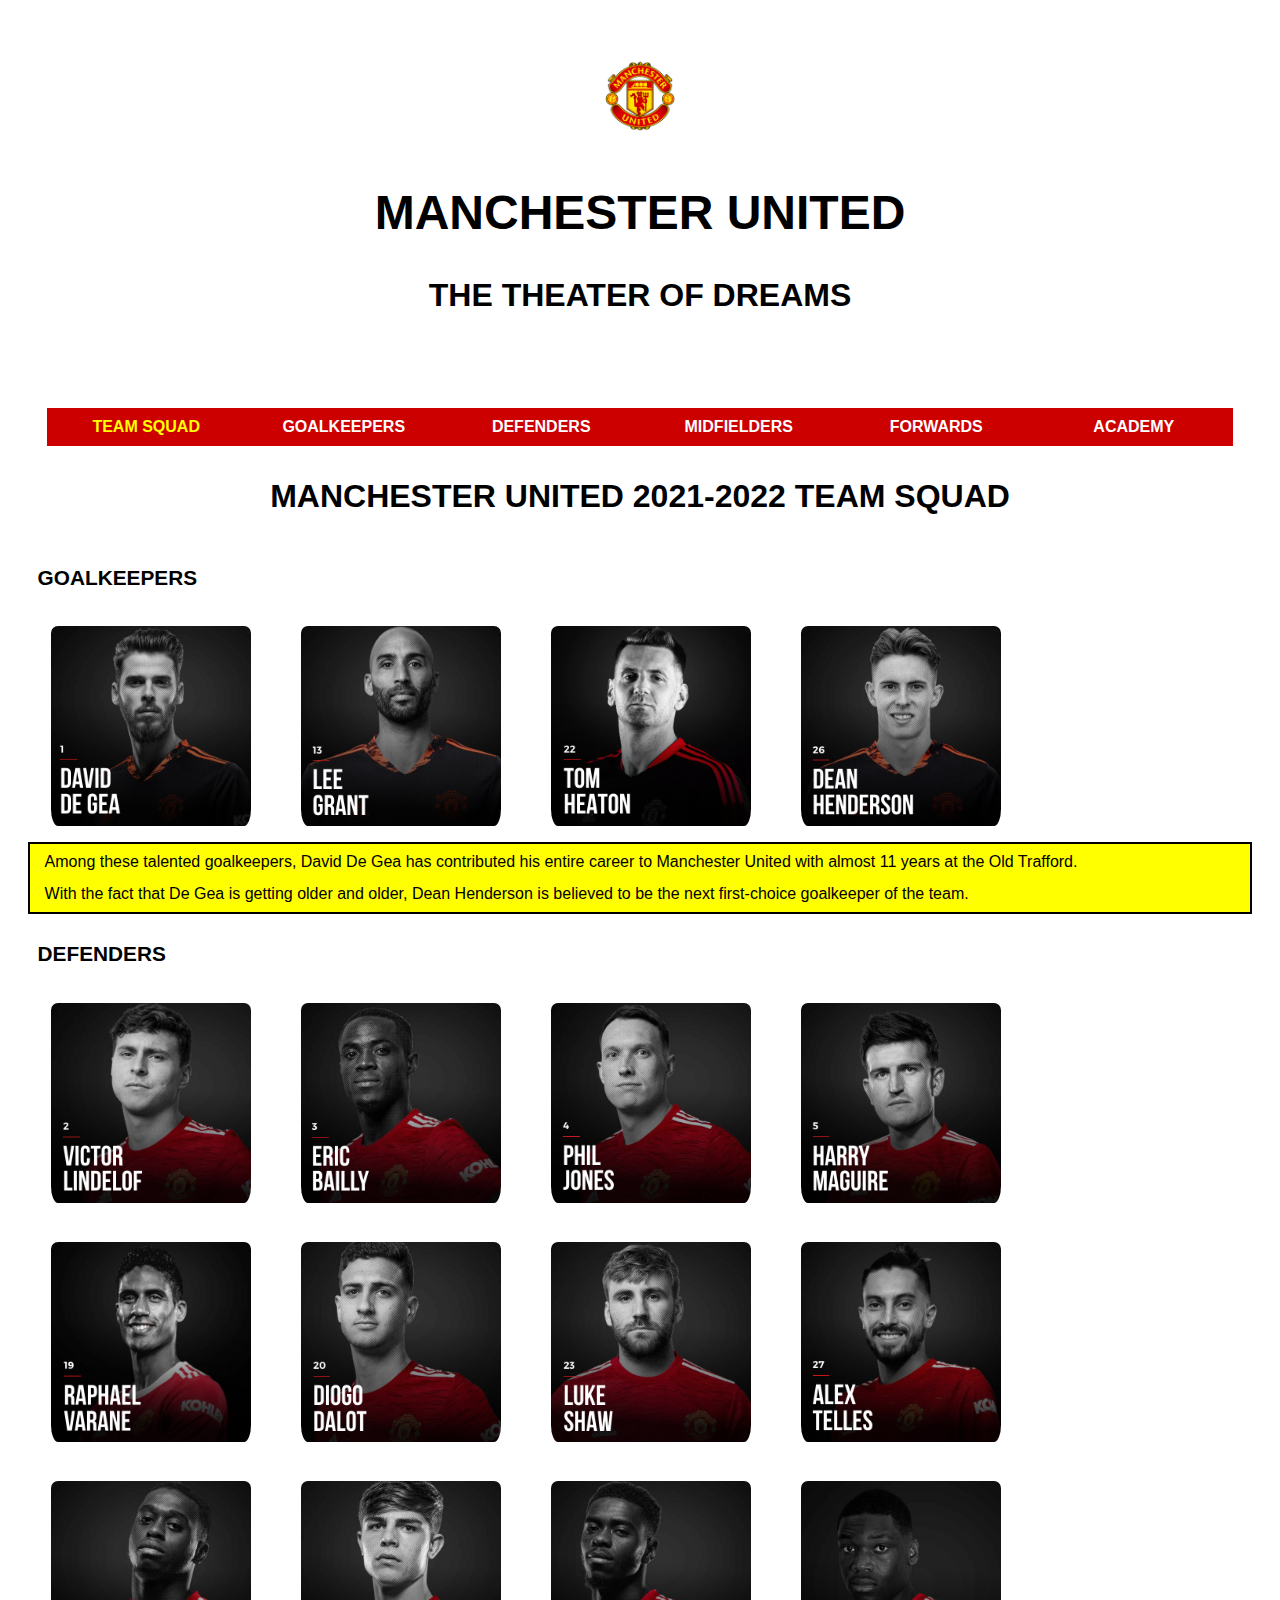
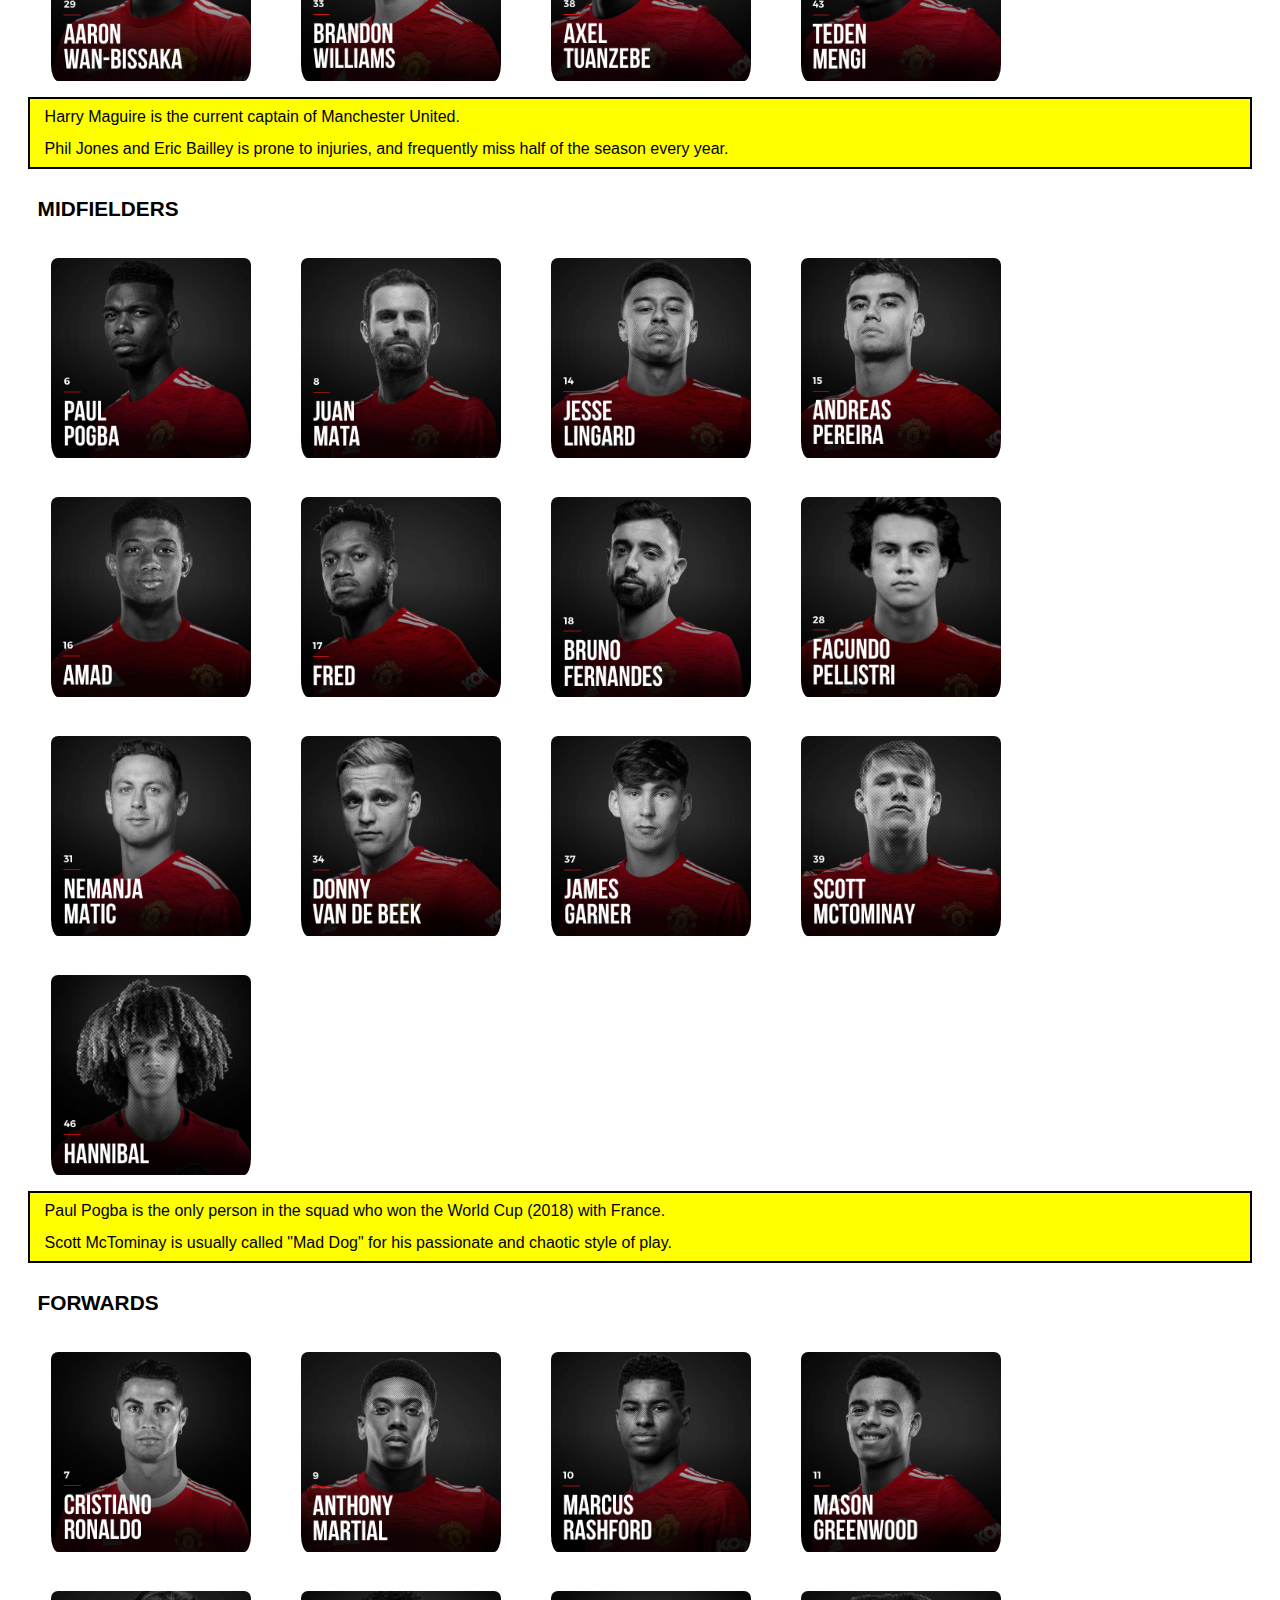
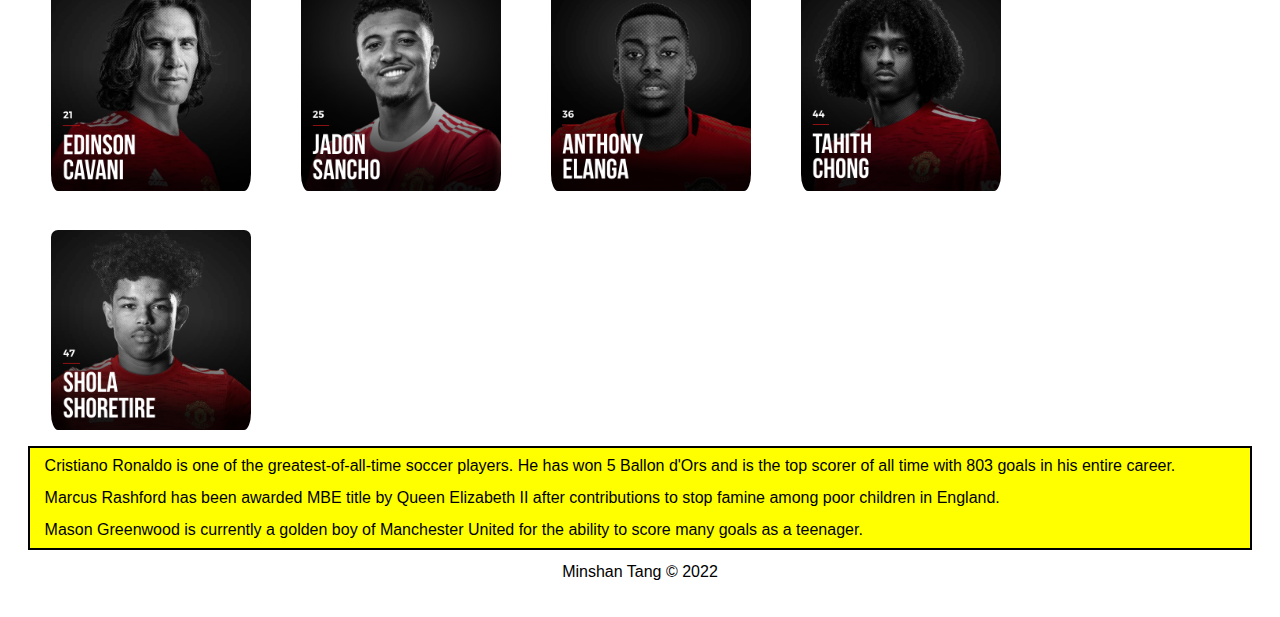
<file: index.html>
<!DOCTYPE html>
<html lang="en">
    <!-- head -->
    <head>
        <meta charset="UTF-8">
        <meta name="viewport" content="width=device-width, initial-scale=1.0">
        <link rel="icon" href="images/favicon.ico">
        <link rel="stylesheet" href="css/html5reset.css">
        <link rel="stylesheet" href="css/style.css">
        <title>Manchester United - My Favorite Soccer Team</title>
    </head>

    <!-- body -->
    <body>
        <!-- header -->
        <header>
            <!-- Logo -->
            <img class="logo" src="images/logo.png" alt="Manchester United Logo" width="20" height="20">
            <h1 class="head-title">MANCHESTER UNITED</h1>
            <h2 class="head-title-2">THE THEATER OF DREAMS</h2>

            <!-- nav -->
            <nav>
                <ul>
                    <li class="active"><a href="index.html">TEAM SQUAD</a></li>
                    <li><a href="goalkeepers.html">GOALKEEPERS</a></li>
                    <li><a href="defenders.html">DEFENDERS</a></li>
                    <li><a href="midfielders.html">MIDFIELDERS</a></li>
                    <li><a href="forwards.html">FORWARDS</a></li>
                    <li><a href="academy.html">ACADEMY</a></li>
                </ul>
            </nav>

            <!-- h1 -->
            <h1>MANCHESTER UNITED 2021-2022 TEAM SQUAD</h1>
        </header>

        <!-- main -->
        <main>
            <!-- Images for Goalkeepers-->
            <h2>GOALKEEPERS</h2>
            <img src="images/degea.png" class="settohover" alt="1. David De Gea" width="200" />
            <img src="images/grant.png" alt="13. Lee Grant" width="200" />
            <img src="images/heaton.png" class="settohover" alt="23. Tom Heaton" width="200" />
            <img src="images/henderson.png" alt="26. Dean Henderson" width="200" />

            <p>
                Among these talented goalkeepers, David De Gea has contributed his entire career to Manchester United with almost 11 years at the Old Trafford.
                <br><br>
                With the fact that De Gea is getting older and older, Dean Henderson is believed to be the next first-choice goalkeeper
                of the team.
            </p>

            <!-- Images for Defenders -->
            <h2>DEFENDERS</h2>
            <img src="images/lindelof.png" class="settohover" alt="2. Victor Lindelof" width="200" />
            <img src="images/bailly.png" alt="3. Eric Bailly" width="200" />
            <img src="images/jones.png" class="settohover" alt="4. Phil Jones" width="200" />
            <img src="images/maguire.png" alt="5. Harry Maguire" width="200" />
            <img src="images/varane.png" class="settohover" alt="19. Raphael Varane" width="200" />
            <img src="images/dalot.png" alt="20. Diogo Dalot" width="200" />
            <img src="images/shaw.png" class="settohover" alt="23. Luke Shaw" width="200" />
            <img src="images/telles.png" alt="27. Alex Telles" width="200" />
            <img src="images/wan-bissaka.png" class="settohover" alt="29. Aaron Wan-Bissaka" width="200" />
            <img src="images/williams.png" alt="33. Brandon Williams" width="200" />
            <img src="images/tuanzebe.png" class="settohover" alt="38. Axel Tuanzebe" width="200" />
            <img src="images/mengi.png" alt="43. Teden Mengi" width="200" />

            <p>
                Harry Maguire is the current captain of Manchester United.
                <br><br>
                Phil Jones and Eric Bailley is prone to injuries, and frequently miss half of the season every year.
            </p>

            <!-- Images for Midfielders -->
            <h2>MIDFIELDERS</h2>
            <img src="images/pogba.png" class="settohover" alt="6. Paul Pogba" width="200" />
            <img src="images/mata.png" alt="8. Juan Mata" width="200" />
            <img src="images/lingard.png" class="settohover" alt="14. Jesse Lingard" width="200" />
            <img src="images/pereira.png" alt="15. Andreas Pereira" width="200" />
            <img src="images/amad.png" class="settohover" alt="16. Amad" width="200" />
            <img src="images/fred.png" alt="17. Fred" width="200" />
            <img src="images/fernandes.png" class="settohover" alt="18. Bruno Fernandes" width="200" />
            <img src="images/pellistri.png" alt="28. Facundo Pellistri" width="200" />
            <img src="images/matic.png" class="settohover" alt="31. Nemanja Matic" width="200" />
            <img src="images/van-de-beek.png" alt="34. Donny Van de Beek" width="200" />
            <img src="images/garner.png" class="settohover" alt="37. James Garner" width="200" />
            <img src="images/mctominay.png" alt="39. Scott McTominay" width="200" />
            <img src="images/hannibal.png" class="settohover" alt="46. Hannibal" width="200" />

            <p>
                Paul Pogba is the only person in the squad who won the World Cup (2018) with France.
                <br><br>
                Scott McTominay is usually called "Mad Dog" for his passionate and chaotic style of play.
            </p>

            <!-- Images for Forwards -->
            <h2>FORWARDS</h2>
            <img src="images/ronaldo.png" alt="7. Cristiano Ronaldo" width="200" />
            <img src="images/martial.png" class="settohover" alt="9. Anthony Martial" width="200" />
            <img src="images/rashford.png" alt="10. Marcus Rashford" width="200" />
            <img src="images/greenwood.png" class="settohover" alt="11. Mason Greenwood" width="200" />
            <img src="images/cavani.png" alt="21. Edinson Cavani" width="200" />
            <img src="images/sancho.png" class="settohover" alt="25. Jadon Sancho" width="200" />
            <img src="images/elanga.png" alt="36. Anthony Elanga" width="200" />
            <img src="images/chong.png" class="settohover" alt="44. Tahith Chong" width="200" />
            <img src="images/shoretire.png" alt="47. Shola Shoretire" width="200" />

            <p>
                Cristiano Ronaldo is one of the greatest-of-all-time soccer players. He has won 5 Ballon d'Ors and is the top scorer of all time with 803 goals in his entire career.
                <br><br>
                Marcus Rashford has been awarded MBE title by Queen Elizabeth II after contributions to stop famine among poor children in England.
                <br><br>
                Mason Greenwood is currently a golden boy of Manchester United for the ability to score many goals as a teenager.
            </p>
        </main>

        <!-- footer -->
        <footer>
            <p>Minshan Tang &copy; 2022</p>
        </footer>
    </body>

</html>
</file>
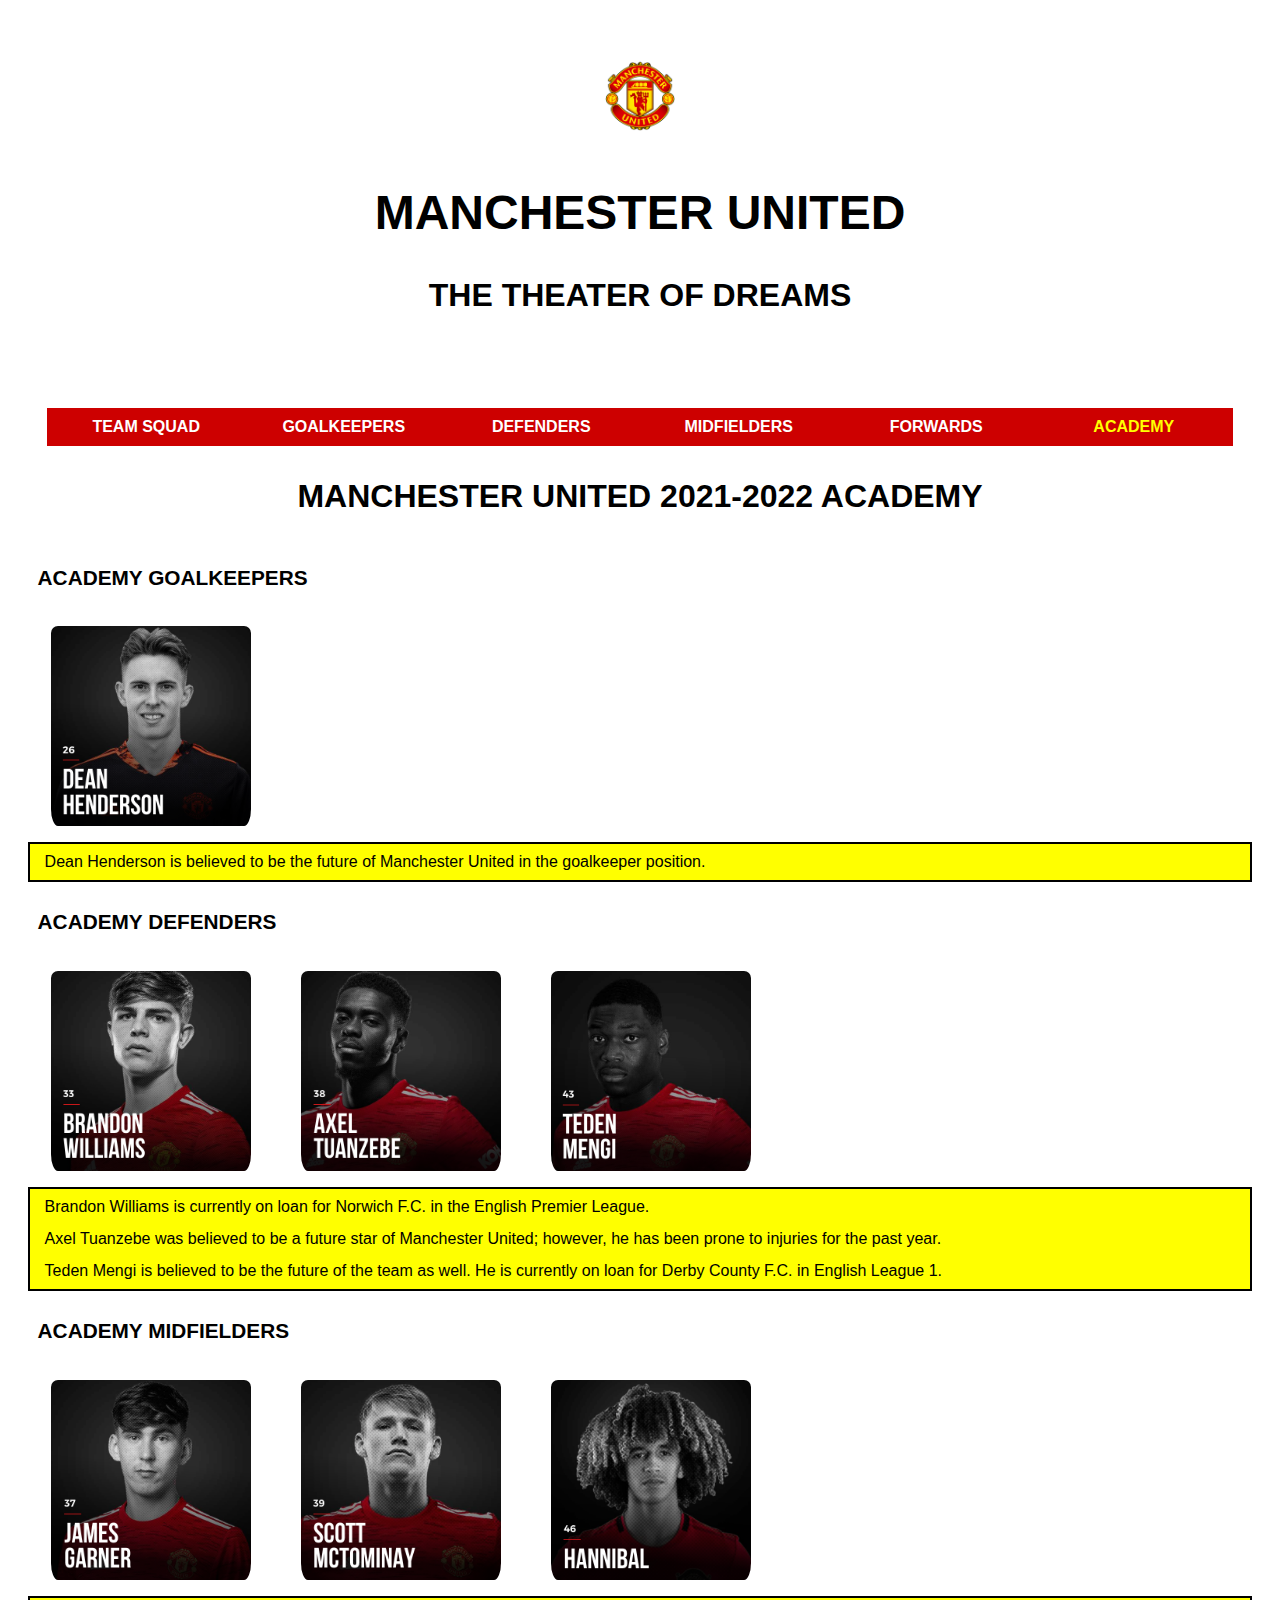
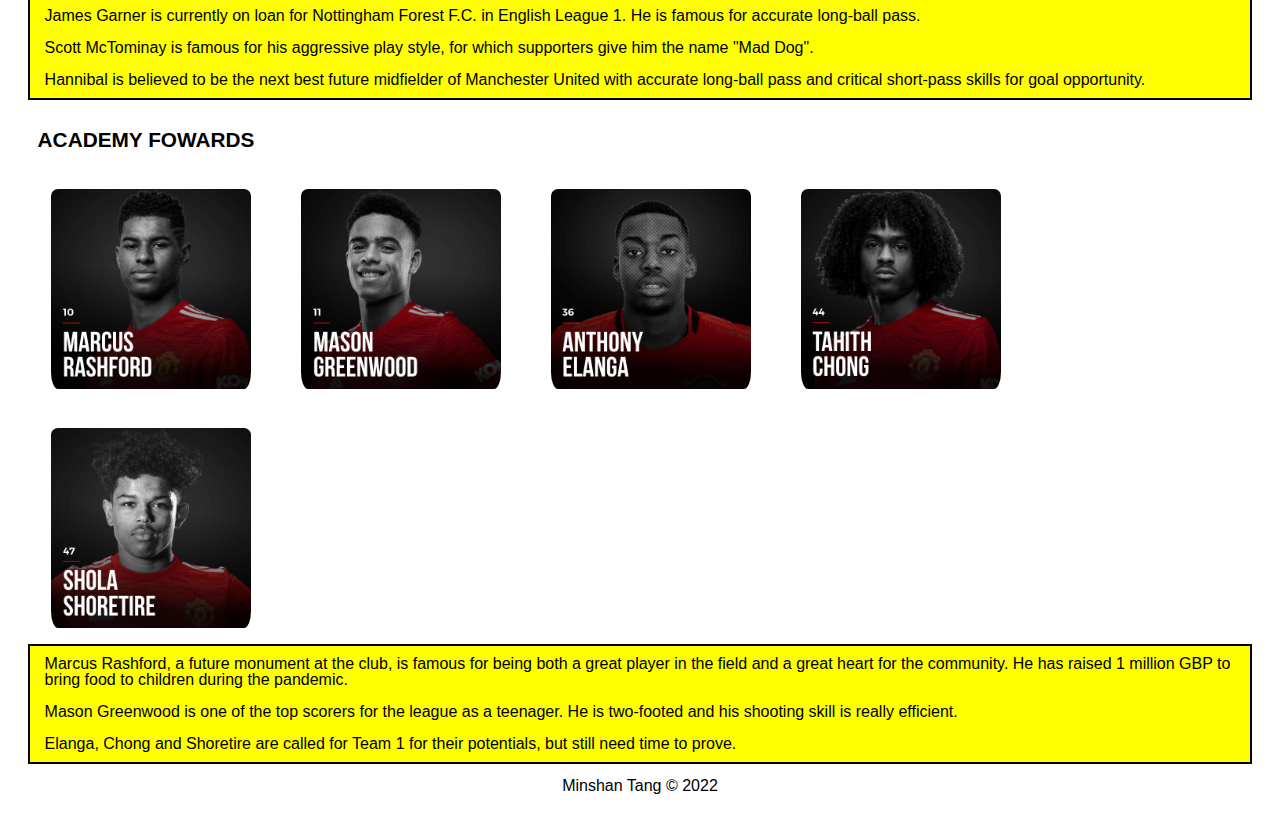
<file: academy.html>
<!DOCTYPE html>
<html lang="en">
<!-- head -->

<head>
    <meta charset="UTF-8">
    <meta name="viewport" content="width=device-width, initial-scale=1.0">
    <link rel="icon" href="images/favicon.ico">
    <link rel="stylesheet" href="css/html5reset.css">
    <link rel="stylesheet" href="css/style.css">
    <title>Manchester United - My Favorite Soccer Team</title>
</head>

<!-- body -->

<body>
    <!-- header -->
    <header>
        <!-- Logo -->
        <img class="logo" src="images/logo.png" alt="Manchester United Logo" width="20" height="20">
        <h1 class="head-title">MANCHESTER UNITED</h1>
        <h2 class="head-title-2">THE THEATER OF DREAMS</h2>
        
        <!-- nav -->
        <nav>
            <ul>
                <li><a href="index.html">TEAM SQUAD</a></li>
                <li><a href="goalkeepers.html">GOALKEEPERS</a></li>
                <li><a href="defenders.html">DEFENDERS</a></li>
                <li><a href="midfielders.html">MIDFIELDERS</a></li>
                <li><a href="forwards.html">FORWARDS</a></li>
                <li class="active"><a href="academy.html">ACADEMY</a></li>
            </ul>
        </nav>

        <!-- h1 -->
        <h1>MANCHESTER UNITED 2021-2022 ACADEMY</h1>
    </header>

    <!-- main -->
    <main>
        <!-- Images for Academy Goalkeepers-->
        <h2>ACADEMY GOALKEEPERS</h2>
        <img src="images/henderson.png" class="settohover" alt="26. Dean Henderson" width="200" />
        <p>Dean Henderson is believed to be the future of Manchester United in the goalkeeper position.</p>
        
        <!-- Images for Academy Defenders-->
        <h2>ACADEMY DEFENDERS</h2>
        <img src="images/williams.png" alt="33. Brandon Williams" width="200" />
        <img src="images/tuanzebe.png" class="settohover" alt="38. Axel Tuanzebe" width="200" />
        <img src="images/mengi.png" alt="43. Teden Mengi" width="200" />

        <p>
            Brandon Williams is currently on loan for Norwich F.C. in the English Premier League.
            <br><br>
            Axel Tuanzebe was believed to be a future star of Manchester United; however, he has been prone to injuries for the past year.
            <br><br>
            Teden Mengi is believed to be the future of the team as well. He is currently on loan for Derby County F.C. in English League 1.
        </p>
        
        <!-- Images for Academy Midfielders-->
        <h2>ACADEMY MIDFIELDERS</h2>
        <img src="images/garner.png" class="settohover" alt="37. James Garner" width="200" />
        <img src="images/mctominay.png" alt="39. Scott McTominay" width="200" />
        <img src="images/hannibal.png" class="settohover" alt="46. Hannibal" width="200" />
        
        <p>
            James Garner is currently on loan for Nottingham Forest F.C. in English League 1. He is famous for accurate long-ball pass.
            <br><br>
            Scott McTominay is famous for his aggressive play style, for which supporters give him the name "Mad Dog".
            <br><br>
            Hannibal is believed to be the next best future midfielder of Manchester United with accurate long-ball pass and critical short-pass skills for goal opportunity.
        </p>

        <!-- Images for Academy Midfielders-->
        <h2>ACADEMY FOWARDS</h2>
        <img src="images/rashford.png" alt="10. Marcus Rashford" width="200" />
        <img src="images/greenwood.png" class="settohover" alt="11. Mason Greenwood" width="200" />
        <img src="images/elanga.png" alt="36. Anthony Elanga" width="200" />
        <img src="images/chong.png" class="settohover" alt="44. Tahith Chong" width="200" />
        <img src="images/shoretire.png" alt="47. Shola Shoretire" width="200" />

        <p>
            Marcus Rashford, a future monument at the club, is famous for being both a great player in the field and a great heart for the community. He has raised 1 million GBP to bring food to children during the pandemic.
            <br><br>
            Mason Greenwood is one of the top scorers for the league as a teenager. He is two-footed and his shooting skill is really efficient.
            <br><br>
            Elanga, Chong and Shoretire are called for Team 1 for their potentials, but still need time to prove. 
        </p>
    </main>

    <!-- footer -->
    <footer>
        <p>Minshan Tang &copy; 2022</p>
    </footer>
</body>

</html>
</file>
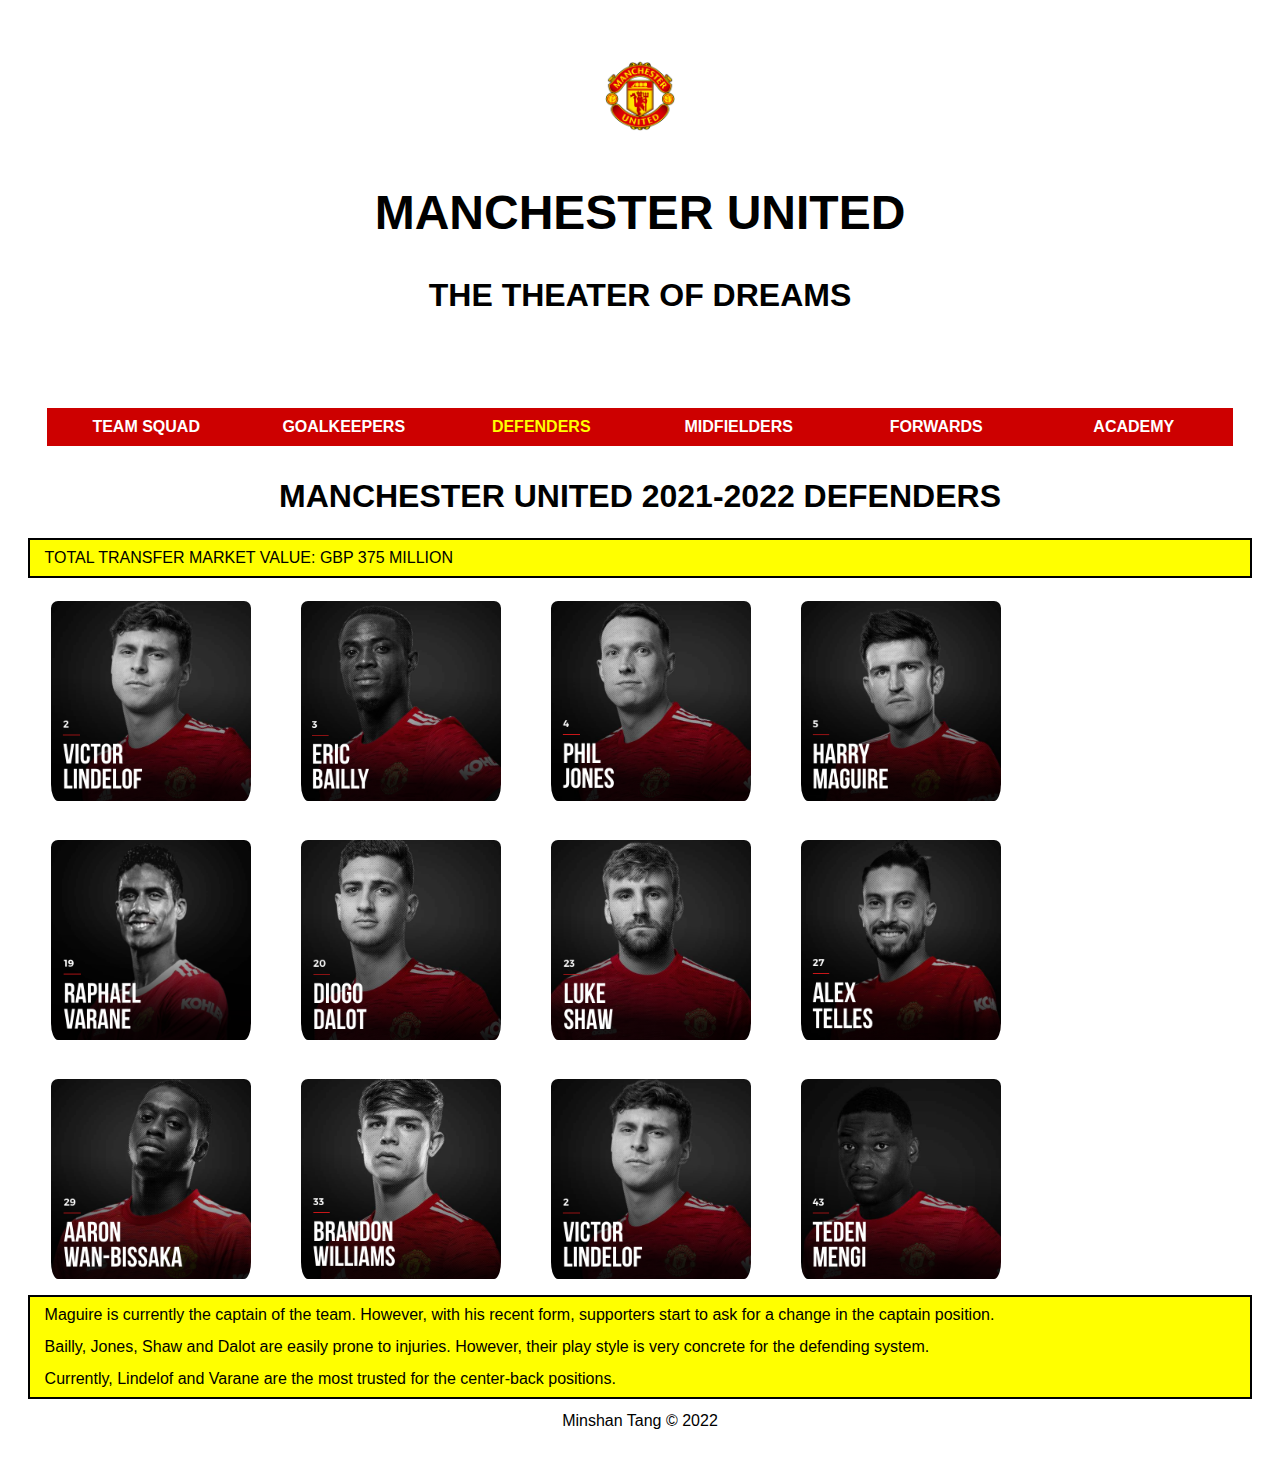
<file: defenders.html>
<!DOCTYPE html>
<html lang="en">
<!-- head -->

<head>
    <meta charset="UTF-8">
    <meta name="viewport" content="width=device-width, initial-scale=1.0">
    <link rel="icon" href="images/favicon.ico">
    <link rel="stylesheet" href="css/html5reset.css">
    <link rel="stylesheet" href="css/style.css">
    <title>Manchester United - My Favorite Soccer Team</title>
</head>

<!-- body -->

<body>
    <!-- header -->
    <header>
        <!-- Logo -->
        <img class="logo" src="images/logo.png" alt="Manchester United Logo" width="20" height="20">
        <h1 class="head-title">MANCHESTER UNITED</h1>
        <h2 class="head-title-2">THE THEATER OF DREAMS</h2>
        
        <!-- nav -->
        <nav>
            <ul>
                <li><a href="index.html">TEAM SQUAD</a></li>
                <li><a href="goalkeepers.html">GOALKEEPERS</a></li>
                <li class="active"><a href="defenders.html">DEFENDERS</a></li>
                <li><a href="midfielders.html">MIDFIELDERS</a></li>
                <li><a href="forwards.html">FORWARDS</a></li>
                <li><a href="academy.html">ACADEMY</a></li>
            </ul>
        </nav>

        <!-- h1 -->
        <h1>MANCHESTER UNITED 2021-2022 DEFENDERS</h1>
    </header>

    <!-- main -->
    <main>
        <p>
            TOTAL TRANSFER MARKET VALUE: GBP 375 MILLION
        </p>
        
        <!-- Images for Defenders -->
        <img src="images/lindelof.png" class="settohover" alt="2. Victor Lindelof" width="200" />
        <img src="images/bailly.png" alt="3. Eric Bailly" width="200" />
        <img src="images/jones.png" class="settohover" alt="4. Phil Jones" width="200" />
        <img src="images/maguire.png" alt="5. Harry Maguire" width="200" />
        <img src="images/varane.png" class="settohover" alt="19. Raphael Varane" width="200" />
        <img src="images/dalot.png" alt="20. Diogo Dalot" width="200" />
        <img src="images/shaw.png" class="settohover" alt="23. Luke Shaw" width="200" />
        <img src="images/telles.png" alt="27. Alex Telles" width="200" />
        <img src="images/wan-bissaka.png" class="settohover" alt="29. Aaron Wan-Bissaka" width="200" />
        <img src="images/williams.png" alt="33. Brandon Williams" width="200" />
        <img src="images/lindelof.png" class="settohover" alt="38. Axel Tuanzebe" width="200" />
        <img src="images/mengi.png" alt="43. Teden Mengi" width="200" />

        <p>
            Maguire is currently the captain of the team. However, with his recent form, supporters start to ask for a change in the captain position.
            <br><br>
            Bailly, Jones, Shaw and Dalot are easily prone to injuries. However, their play style is very concrete for the defending system.
            <br><br>
            Currently, Lindelof and Varane are the most trusted for the center-back positions.
        </p>
    </main>
    
    <!-- footer -->
    <footer>
        <p>Minshan Tang &copy; 2022</p>
    </footer>
</body>

</html>
</file>
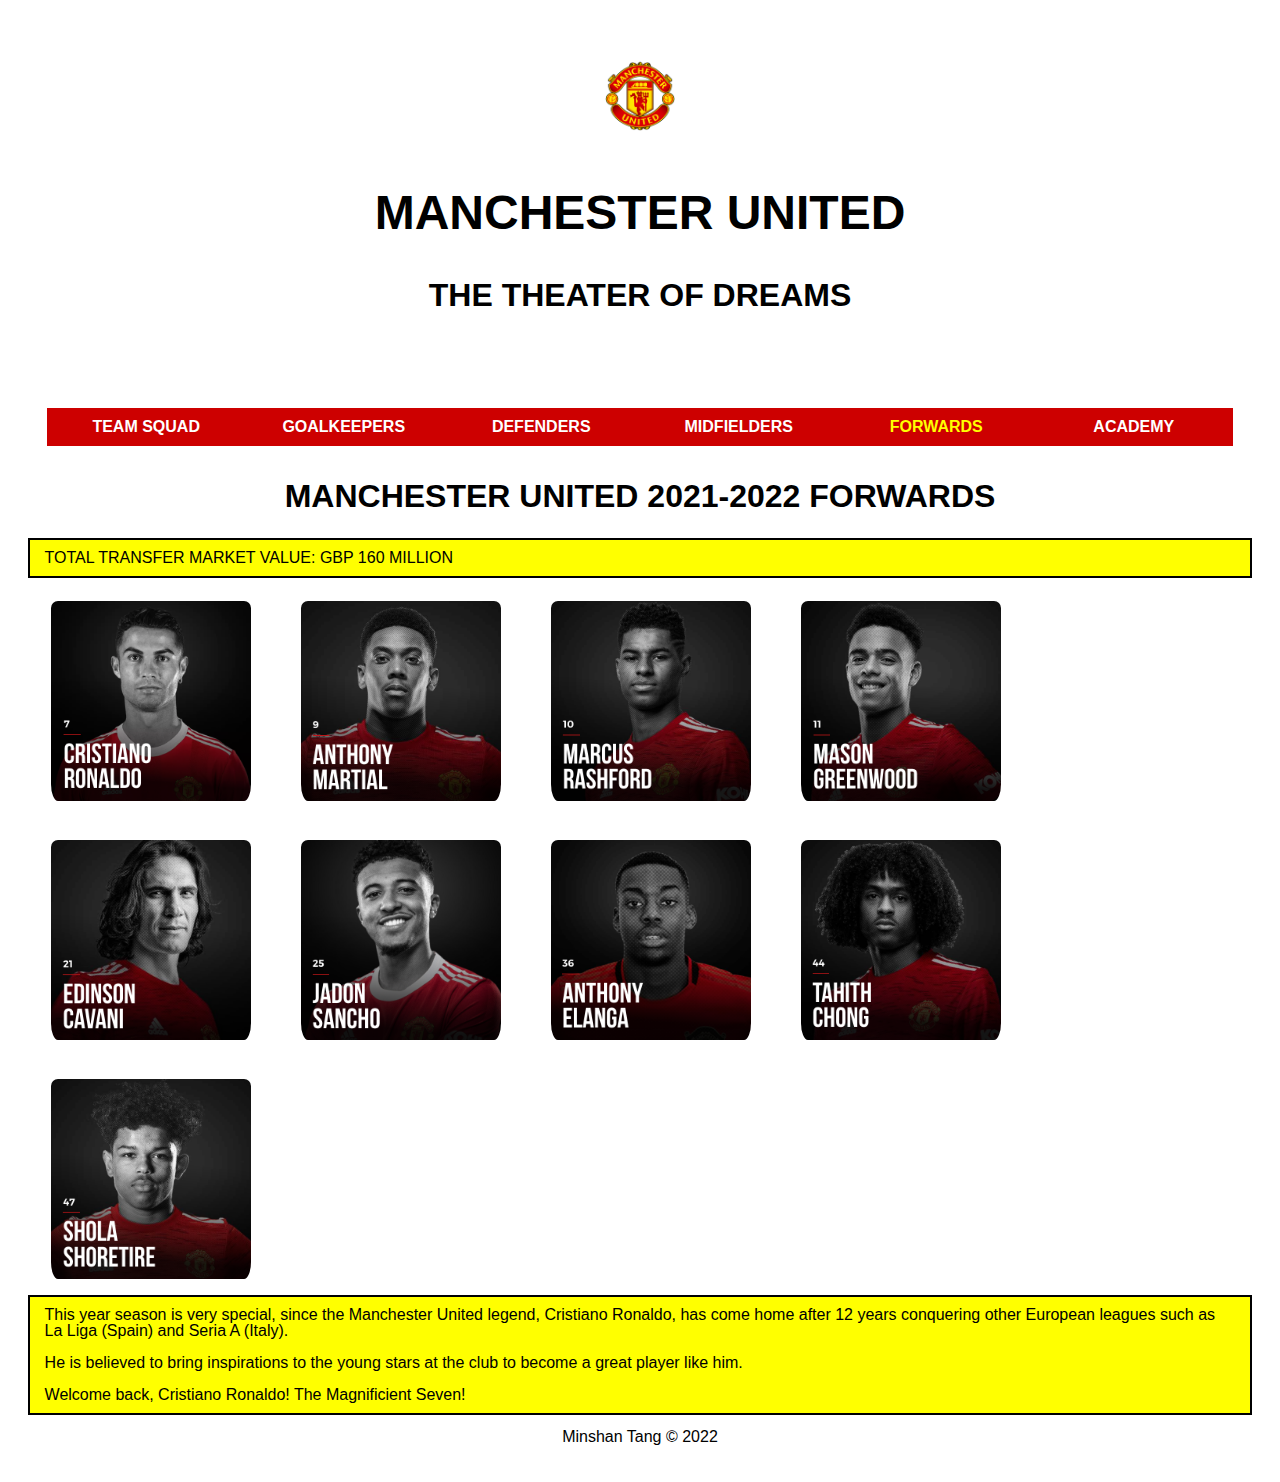
<file: forwards.html>
<!DOCTYPE html>
<html lang="en">
<!-- head -->

<head>
    <meta charset="UTF-8">
    <meta name="viewport" content="width=device-width, initial-scale=1.0">
    <link rel="icon" href="images/favicon.ico">
    <link rel="stylesheet" href="css/html5reset.css">
    <link rel="stylesheet" href="css/style.css">
    <title>Manchester United - My Favorite Soccer Team</title>
</head>

<!-- body -->

<body>
    <!-- header -->
    <header>
        <!-- Logo -->
        <img class="logo" src="images/logo.png" alt="Manchester United Logo" width="20" height="20">
        <h1 class="head-title">MANCHESTER UNITED</h1>
        <h2 class="head-title-2">THE THEATER OF DREAMS</h2>
        
        <!-- nav -->
        <nav>
            <ul>
                <li><a href="index.html">TEAM SQUAD</a></li>
                <li><a href="goalkeepers.html">GOALKEEPERS</a></li>
                <li><a href="defenders.html">DEFENDERS</a></li>
                <li><a href="midfielders.html">MIDFIELDERS</a></li>
                <li class="active"><a href="forwards.html">FORWARDS</a></li>
                <li><a href="academy.html">ACADEMY</a></li>
            </ul>
        </nav>

        <!-- h1 -->
        <h1>MANCHESTER UNITED 2021-2022 FORWARDS</h1>
    </header>

    <!-- main -->
    <main>
        <p>
            TOTAL TRANSFER MARKET VALUE: GBP 160 MILLION
        </p>

        <!-- Images for Forwards -->
        <img src="images/ronaldo.png" class="settohover" alt="7. Cristiano Ronaldo" width="200" />
        <img src="images/martial.png" alt="9. Anthony Martial" width="200" />
        <img src="images/rashford.png" class="settohover" alt="10. Marcus Rashford" width="200" />
        <img src="images/greenwood.png" alt="11. Mason Greenwood" width="200" />
        <img src="images/cavani.png" class="settohover" alt="21. Edinson Cavani" width="200" />
        <img src="images/sancho.png" alt="25. Jadon Sancho" width="200" />
        <img src="images/elanga.png" class="settohover" alt="36. Anthony Elanga" width="200" />
        <img src="images/chong.png" alt="44. Tahith Chong" width="200" />
        <img src="images/shoretire.png" class="settohover" alt="47. Shola Shoretire" width="200" />

        <p>
            This year season is very special, since the Manchester United legend, Cristiano Ronaldo, has come home after 12 years conquering other European leagues such as La Liga (Spain) and Seria A (Italy).
            <br><br>
            He is believed to bring inspirations to the young stars at the club to become a great player like him.
            <br><br>
            Welcome back, Cristiano Ronaldo! The Magnificient Seven!
        </p>
    </main>

    <!-- footer -->
    <footer>
        <p>Minshan Tang &copy; 2022</p>
    </footer>
</body>

</html>
</file>
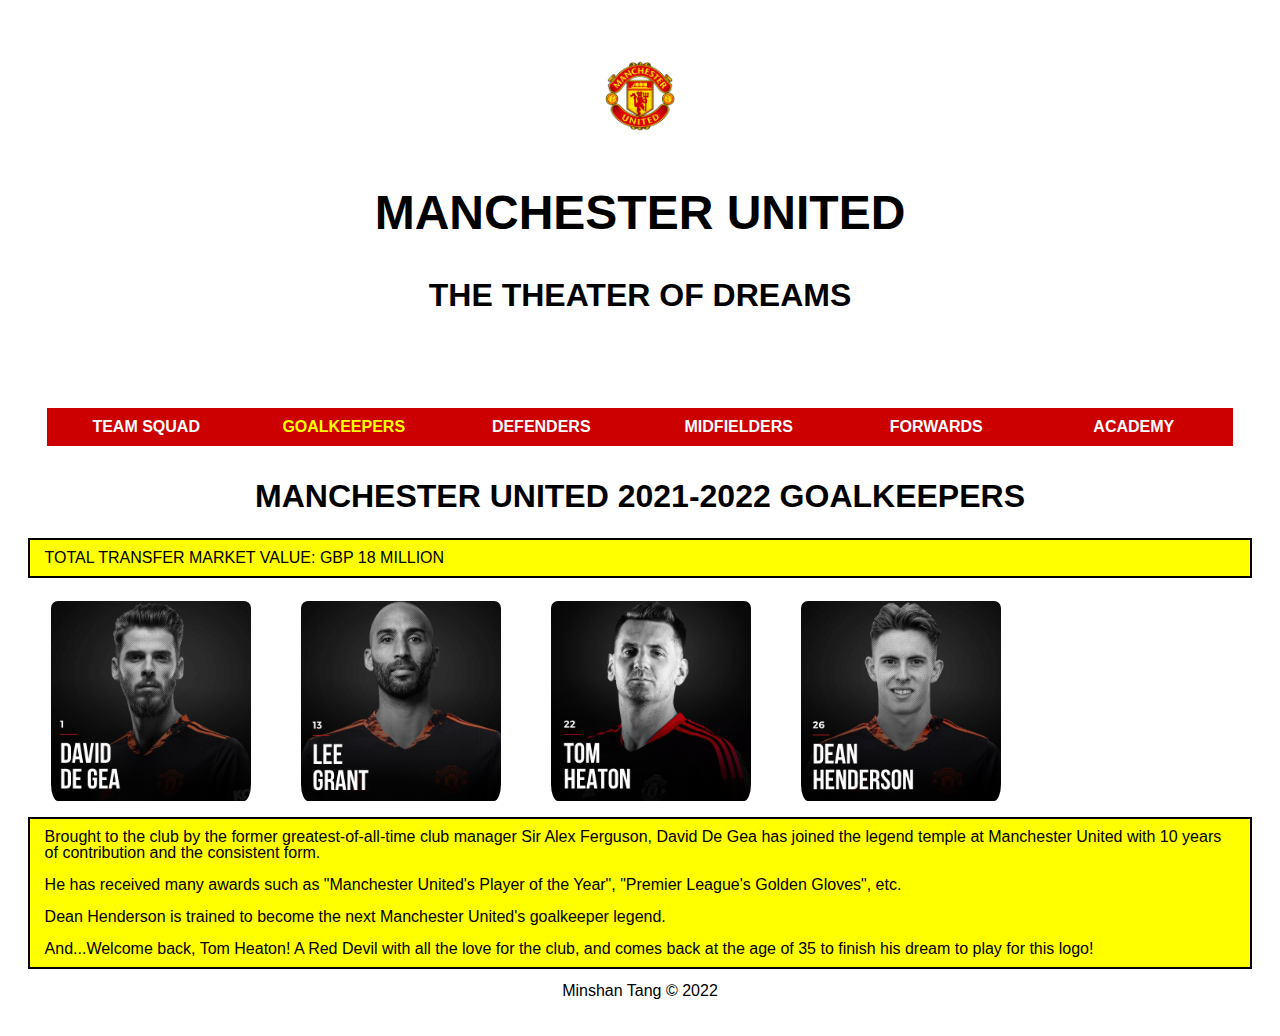
<file: goalkeepers.html>
<!DOCTYPE html>
<html lang="en">
<!-- head -->

<head>
    <meta charset="UTF-8">
    <meta name="viewport" content="width=device-width, initial-scale=1.0">
    <link rel="icon" href="images/favicon.ico">
    <link rel="stylesheet" href="css/html5reset.css">
    <link rel="stylesheet" href="css/style.css">
    <title>Manchester United - My Favorite Soccer Team</title>
</head>

<!-- body -->

<body>
    <!-- header -->
    <header>
        <!-- Logo -->
        <img class="logo" src="images/logo.png" alt="Manchester United Logo" width="20" height="20">
        <h1 class="head-title">MANCHESTER UNITED</h1>
        <h2 class="head-title-2">THE THEATER OF DREAMS</h2>
        
        <!-- nav -->
        <nav>
            <ul>
                <li><a href="index.html">TEAM SQUAD</a></li>
                <li class="active"><a href="goalkeepers.html">GOALKEEPERS</a></li>
                <li><a href="defenders.html">DEFENDERS</a></li>
                <li><a href="midfielders.html">MIDFIELDERS</a></li>
                <li><a href="forwards.html">FORWARDS</a></li>
                <li><a href="academy.html">ACADEMY</a></li>
            </ul>
        </nav>

        <!-- h1 -->
        <h1>MANCHESTER UNITED 2021-2022 GOALKEEPERS</h1>
    </header>
    <!-- main -->
    <main>
        <p>TOTAL TRANSFER MARKET VALUE: GBP 18 MILLION</p>
        
        <!-- Images for Goalkeepers-->
        <img src="images/degea.png" class="settohover" alt="1. David De Gea" width="200" />
        <img src="images/grant.png" alt="13. Lee Grant" width="200" />
        <img src="images/heaton.png" class="settohover" alt="23. Tom Heaton" width="200" />
        <img src="images/henderson.png" alt="26. Dean Henderson" width="200" />

        <p>
            Brought to the club by the former greatest-of-all-time club manager Sir Alex Ferguson, David De Gea has joined the legend temple at Manchester United with 10 years of contribution and the consistent form.
            <br><br>
            He has received many awards such as "Manchester United's Player of the Year", "Premier League's Golden Gloves", etc.
            <br><br>
            Dean Henderson is trained to become the next Manchester United's goalkeeper legend.
            <br><br>
            And...Welcome back, Tom Heaton! A Red Devil with all the love for the club, and comes back at the age of 35 to finish his dream to play for this logo!
        </p>
    </main>
    
    <!-- footer -->
    <footer>
        <p>Minshan Tang &copy; 2022</p>
    </footer>
</body>

</html>
</file>
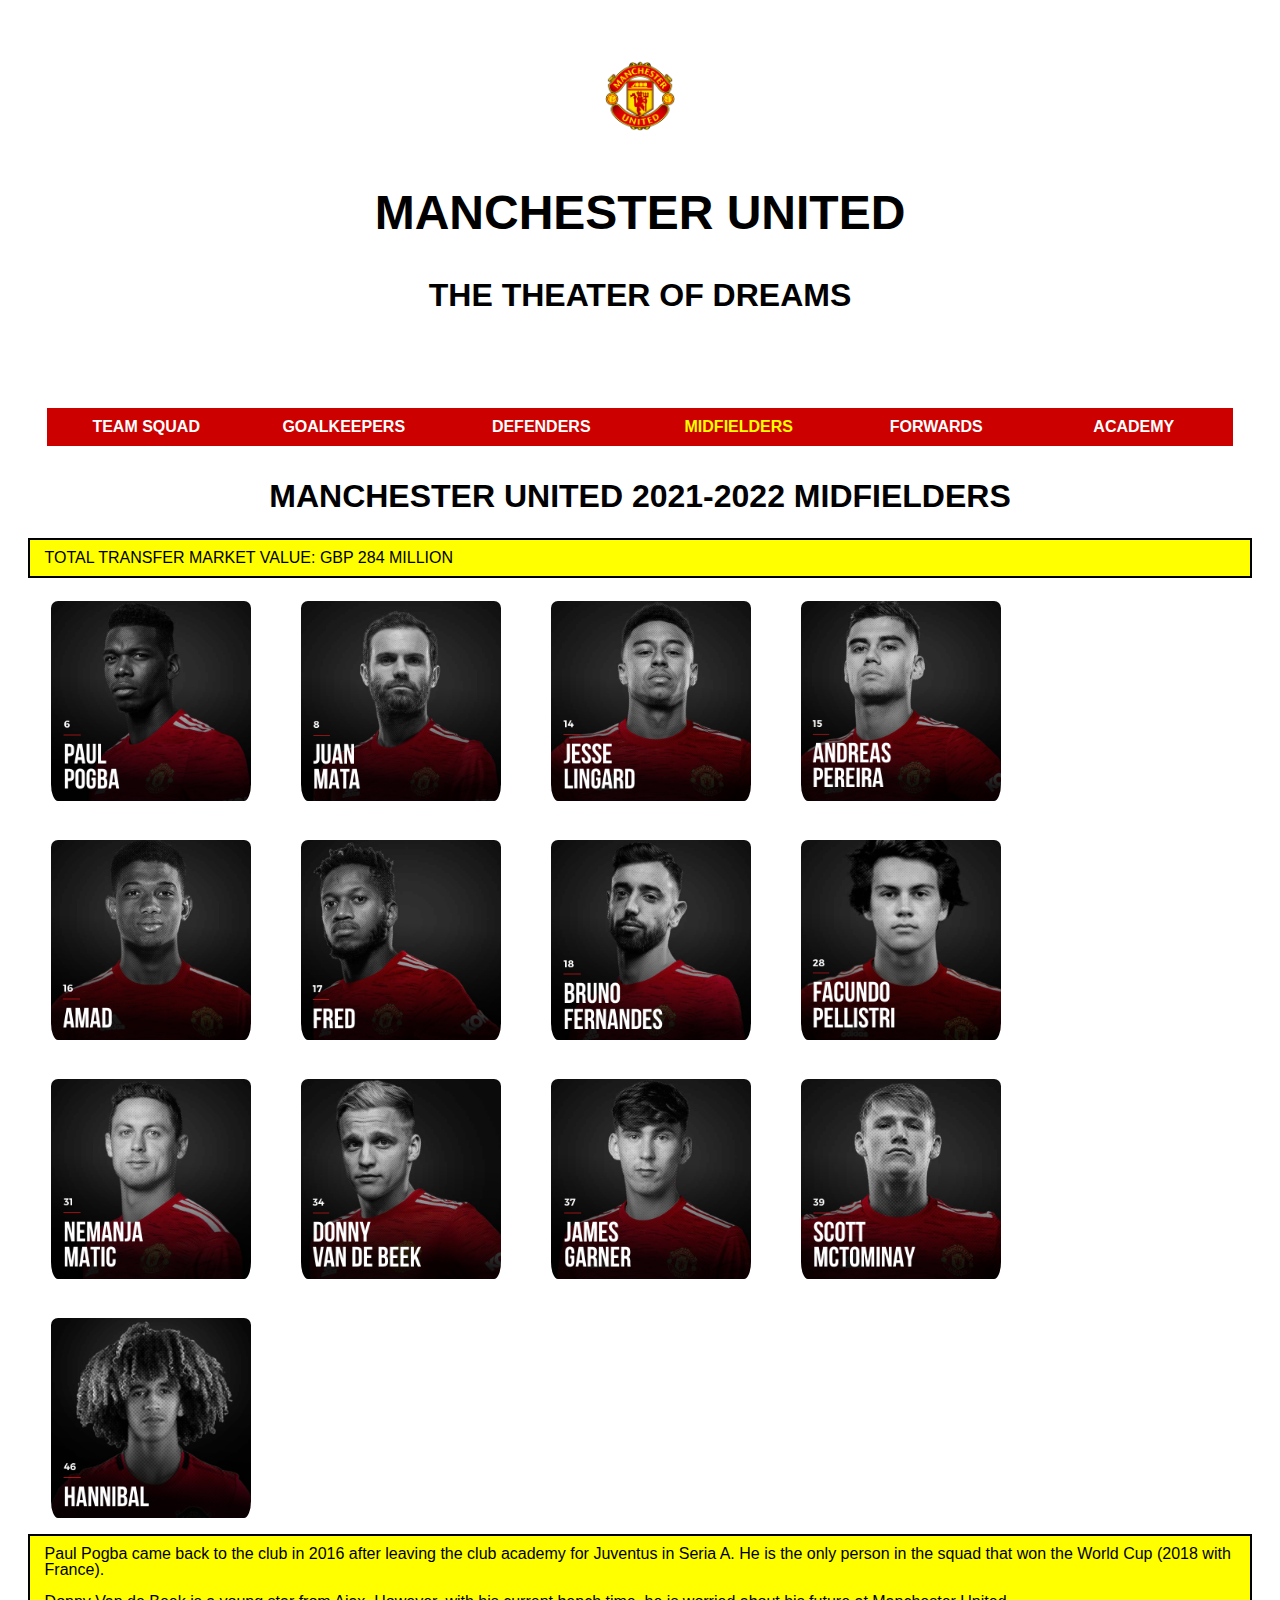
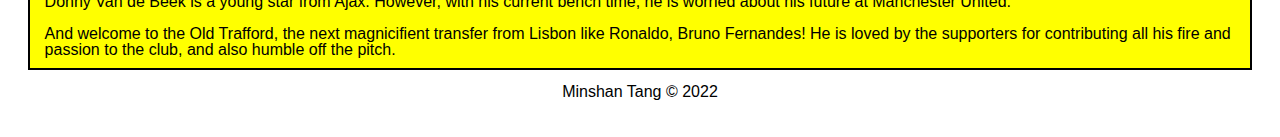
<file: midfielders.html>
<!DOCTYPE html>
<html lang="en">
<!-- head -->

<head>
    <meta charset="UTF-8">
    <meta name="viewport" content="width=device-width, initial-scale=1.0">
    <link rel="icon" href="images/favicon.ico">
    <link rel="stylesheet" href="css/html5reset.css">
    <link rel="stylesheet" href="css/style.css">
    <title>Manchester United - My Favorite Soccer Team</title>
</head>

<!-- body -->
<body>
    <!-- header -->
    <header>
        <!-- Logo -->
        <img class="logo" src="images/logo.png" alt="Manchester United Logo" width="20" height="20">
        <h1 class="head-title">MANCHESTER UNITED</h1>
        <h2 class="head-title-2">THE THEATER OF DREAMS</h2>
        
        <!-- nav -->
        <nav>
            <ul>
                <li><a href="index.html">TEAM SQUAD</a></li>
                <li><a href="goalkeepers.html">GOALKEEPERS</a></li>
                <li><a href="defenders.html">DEFENDERS</a></li>
                <li class="active"><a href="midfielders.html">MIDFIELDERS</a></li>
                <li><a href="forwards.html">FORWARDS</a></li>
                <li><a href="academy.html">ACADEMY</a></li>
            </ul>
        </nav>

        <!-- h1 -->
        <h1>MANCHESTER UNITED 2021-2022 MIDFIELDERS</h1>
    </header>

    <!-- main -->
    <main>
        <p>TOTAL TRANSFER MARKET VALUE: GBP 284 MILLION</p>

        <!-- Images for Midfielders -->
        <img src="images/pogba.png" class="settohover" alt="6. Paul Pogba" width="200" />
        <img src="images/mata.png" alt="8. Juan Mata" width="200" />
        <img src="images/lingard.png" class="settohover" alt="14. Jesse Lingard" width="200" />
        <img src="images/pereira.png" alt="15. Andreas Pereira" width="200" />
        <img src="images/amad.png" class="settohover" alt="16. Amad" width="200" />
        <img src="images/fred.png" alt="17. Fred" width="200" />
        <img src="images/fernandes.png" class="settohover" alt="18. Bruno Fernandes" width="200" />
        <img src="images/pellistri.png" alt="28. Facundo Pellistri" width="200" />
        <img src="images/matic.png" class="settohover" alt="31. Nemanja Matic" width="200" />
        <img src="images/van-de-beek.png" alt="34. Donny Van de Beek" width="200" />
        <img src="images/garner.png" class="settohover" alt="37. James Garner" width="200" />
        <img src="images/mctominay.png" alt="39. Scott McTominay" width="200" />
        <img src="images/hannibal.png" class="settohover" alt="46. Hannibal" width="200" />

        <p>
            Paul Pogba came back to the club in 2016 after leaving the club academy for Juventus in Seria A. He is the only person in the squad that won the World Cup (2018 with France).
            <br><br>
            Donny Van de Beek is a young star from Ajax. However, with his current bench time, he is worried about his future at Manchester United.
            <br><br>
            And welcome to the Old Trafford, the next magnicifient transfer from Lisbon like Ronaldo, Bruno Fernandes! He is loved by the supporters for contributing all his fire and passion to the club, and also humble off the pitch.
        </p>
    </main>

    <!-- footer -->
    <footer>
        <p>Minshan Tang &copy; 2022</p>
    </footer>
</body>

</html>
</file>
<file: css/style.css>
/*Add padding and margin to space out the page.
Make the font larger too.*/
body {
	margin: 1%;
	padding: 1%;
	font-size: 100%;
}

header {
    text-align: center;
}

/*Make the h1 heading bigger with a bold font*/
header .head-title {
    font-size: 3em;
    font-weight: bold;
    padding-top: 30px;
}

header .head-title-2 {
    font-size: 2em;
    font-weight: bold;
}

header img {
    width: 70px;
    height: 70px;
    text-align: center;
}

h1 {
	font-size: 2em; 
	font-weight: bold;
    font-family: Arial, Helvetica, sans-serif;
    padding-right: 10px;
    padding-left: 10px;
}

/*Make the h2 heading*/
h2 {
	font-size: 1.3em; 
	font-weight: bold;
    padding-top: 30px;
    padding-right: 10px;
    padding-bottom: 15px;
    padding-left: 10px;
    font-family: Arial, Helvetica, sans-serif;
}

/*Style the images*/
img {
    height: 200px;
    width: 200px;
    border: 3px solid transparent;
    padding-top: 10px;
    padding-left: 10px;
    padding-right: 10px;    
    border-radius: 20px;
    margin: 10px;
}

.settohover:hover {
    opacity: 0.3;
}

/* Add borders around the main components and some
space too*/
header, nav, main, h1, footer {
	border: 2px solid transparent;
	margin: 10px 0;
}

/* Change the styling for all of the list 
items in the nav section */
nav {
    padding-top: 70px;
    padding-left: 10px;
    padding-bottom: 20px;
    padding-right: 10px;
}

nav ul {
    display: flex;
    justify-content: center;
}

nav li {
	background-color: rgb(205, 0, 0);
	padding: 10px 5px;
	width: 15.45%;
	border: 1px solid transparent;
	display: table-cell;
    text-align: center;
    font-family: Arial, Helvetica, sans-serif;
}

/* Change the styling for all titles of
the list items in the nav section */
nav .active a {
    color: yellow;
}

nav a {
    color: white;
    font-weight: bold;
}

/* Change to paragraphs */
main p {
    font-family: Arial, Helvetica, sans-serif;
    font-size: 1em;
    padding: 10px 15px;
    background: yellow;
    border: 2px solid black;
}

/* Changes to footer */
footer {
    font-family: Arial, Helvetica, sans-serif;
    text-align: center;
}

/* No changes to link */
/* Source: https://www.w3schools.com/css/css_link.asp */
a:link {
    text-decoration: none;
}

a:visited {
    text-decoration: none;
}

a:hover {
    text-decoration: underline;
}

a:active {
    text-decoration: underline;
}
</file>
